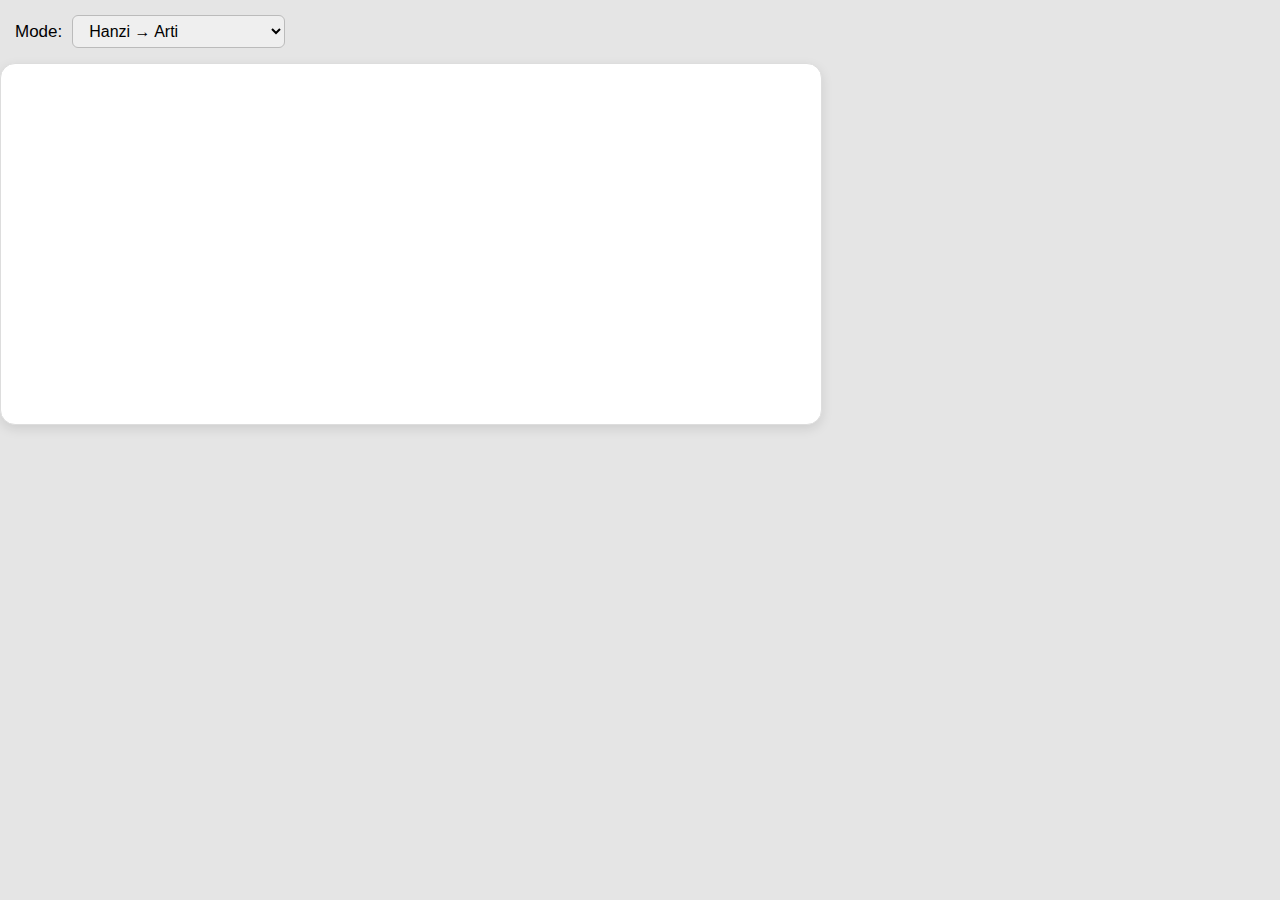
<file: index.html>
<!DOCTYPE html>
<html lang="id">
<head>
    <meta charset="UTF-8">
    <title>Latihan Mandarin Modern</title>
    <link rel="stylesheet" href="style.css">
</head>
<body>

<div class="topbar">
    <label>Mode:</label>
    <select id="mode" onchange="resetCard()">
        <option value="hanziToIndo">Hanzi → Arti</option>
        <option value="indoToHanzi">Arti → Hanzi</option>
        <option value="dictionary">Lihat Kamus</option>
        <option value="hanziOnlyPresent">Hanzi Saja (presentasi)</option>
    </select>
</div>

<div id="card" onclick="flipCard()">
    <div id="cardContent"></div>
</div>

<div id="dictionaryList"></div>

<script src="script.js"></script>
</body>
</html>
</file>
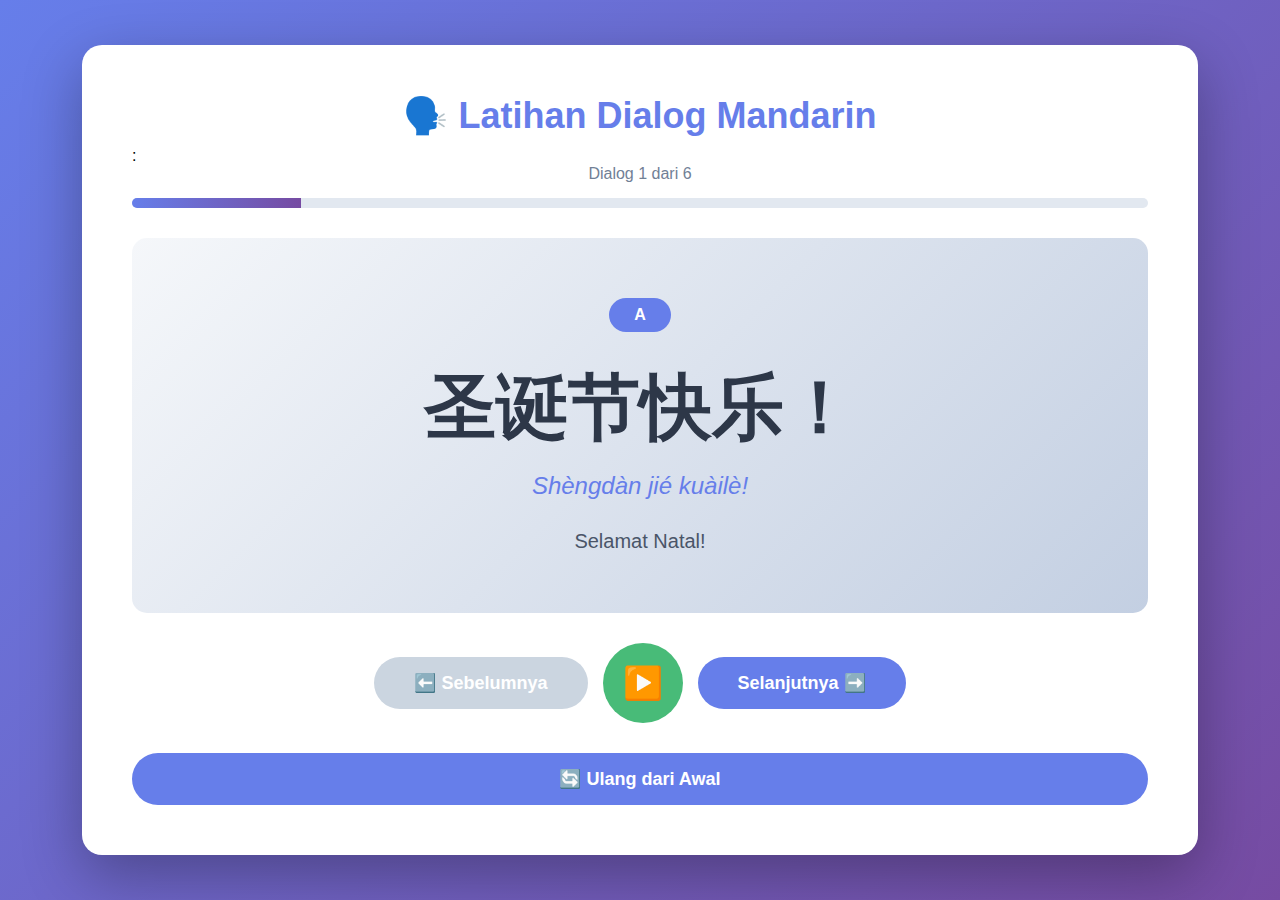
<file: dialog.html>
<!DOCTYPE html>
<html lang="id">
<head>
    <meta charset="UTF-8">
    <meta name="viewport" content="width=device-width, initial-scale=1.0">
    <title>Latihan Dialog Mandarin</title>
    <style>
        * {
            margin: 0;
            padding: 0;
            box-sizing: border-box;
        }

        body {
            font-family: 'Segoe UI', Tahoma, Geneva, Verdana, sans-serif;
            background: linear-gradient(135deg, #667eea 0%, #764ba2 100%);
            min-height: 100vh;
            display: flex;
            justify-content: center;
            align-items: center;
            padding: 20px;
        }

        .container {
            background: white;
            border-radius: 20px;
            padding: 50px;
            max-width: 1500px;
            width: 90%;
            /*max-height: 90vh;*/
            box-shadow: 0 20px 60px rgba(0, 0, 0, 0.3);
        }

        h1 {
            text-align: center;
            color: #667eea;
            margin-bottom: 10px;
            font-size: 36px;
        }

        /*.subtitle {
            text-align: center;
            color: #666;
            margin-bottom: 40px;
            font-size: 18px;
        }*/

        .dialogue-card {
            background: linear-gradient(135deg, #f5f7fa 0%, #c3cfe2 100%);
            border-radius: 15px;
            padding: 60px 40px;
            margin-bottom: 30px;
            min-height: 300px;
            display: flex;
            flex-direction: column;
            justify-content: center;
            align-items: center;
            text-align: center;
        }

        .speaker {
            display: inline-block;
            background: #667eea;
            color: white;
            padding: 8px 25px;
            border-radius: 25px;
            font-size: 16px;
            font-weight: bold;
            margin-bottom: 25px;
        }

        .hanzi {
            font-size: 72px;
            font-weight: bold;
            color: #2d3748;
            margin-bottom: 15px;
            line-height: 1.4;
        }

        .pinyin {
            font-size: 24px;
            color: #667eea;
            margin-bottom: 15px;
            font-style: italic;
        }

        .translation {
            font-size: 20px;
            color: #4a5568;
            margin-top: 15px;
        }

        .controls {
            display: flex;
            gap: 15px;
            justify-content: center;
            align-items: center;
            margin-bottom: 20px;
        }

        button {
            background: #667eea;
            color: white;
            border: none;
            padding: 15px 40px;
            border-radius: 30px;
            font-size: 18px;
            cursor: pointer;
            transition: all 0.3s;
            font-weight: bold;
        }

        button:hover {
            background: #5568d3;
            transform: translateY(-2px);
            box-shadow: 0 5px 15px rgba(102, 126, 234, 0.4);
        }

        button:active {
            transform: translateY(0);
        }

        button:disabled {
            background: #cbd5e0;
            cursor: not-allowed;
            transform: none;
        }

        .play-btn {
            background: #48bb78;
            width: 80px;
            height: 80px;
            border-radius: 50%;
            font-size: 32px;
            padding: 0;
            display: flex;
            align-items: center;
            justify-content: center;
        }

        .play-btn:hover {
            background: #38a169;
        }

        .progress {
            text-align: center;
            color: #718096;
            font-size: 16px;
            margin-bottom: 15px;
        }

        .progress-bar {
            width: 100%;
            height: 10px;
            background: #e2e8f0;
            border-radius: 10px;
            overflow: hidden;
            margin-bottom: 30px;
        }

        .progress-fill {
            height: 100%;
            background: linear-gradient(90deg, #667eea 0%, #764ba2 100%);
            transition: width 0.3s ease;
        }

        /*.mode-toggle {
            display: flex;
            gap: 10px;
            justify-content: center;
            margin-bottom: 20px;
        }*/

        /*.mode-btn {
            padding: 10px 30px;
            font-size: 16px;
            background: #e2e8f0;
            color: #4a5568;
        }*/

        .mode-btn.active {
            background: #667eea;
            color: white;
        }

        /*.auto-play-toggle {
            display: flex;
            align-items: center;
            justify-content: center;
            gap: 10px;
            margin-bottom: 30px;
            font-size: 16px;
            color: #4a5568;
        }*/

        .switch {
            position: relative;
            width: 50px;
            height: 26px;
        }

        .switch input {
            opacity: 0;
            width: 0;
            height: 0;
        }

        .slider {
            position: absolute;
            cursor: pointer;
            top: 0;
            left: 0;
            right: 0;
            bottom: 0;
            background-color: #cbd5e0;
            transition: .4s;
            border-radius: 34px;
        }

        .slider:before {
            position: absolute;
            content: "";
            height: 18px;
            width: 18px;
            left: 4px;
            bottom: 4px;
            background-color: white;
            transition: .4s;
            border-radius: 50%;
        }

        input:checked + .slider {
            background-color: #48bb78;
        }

        input:checked + .slider:before {
            transform: translateX(24px);
        }
    </style>
</head>
<body>
    <div class="container">
        <h1>🗣️ Latihan Dialog Mandarin</h1>
        <p class="subtitle"></p>

       

        <div class="auto-play-toggle">
            <span>:</span>
            <label class="switch">
                <input type="checkbox" id="autoPlayToggle" checked>
                <span class="slider"></span>
            </label>
        </div>

        <div class="progress">Dialog <span id="currentNum">1</span> dari <span id="totalNum">0</span></div>
        <div class="progress-bar">
            <div class="progress-fill" id="progressFill"></div>
        </div>

        <div class="dialogue-card">
            <span class="speaker" id="speaker">A</span>
            <div class="hanzi" id="hanzi">加载中...</div>
            <div class="pinyin" id="pinyin"></div>
            <div class="translation" id="translation"></div>
        </div>

        <div class="controls">
            <button onclick="previousDialogue()" id="prevBtn">⬅️ Sebelumnya</button>
            <button class="play-btn" onclick="playAudio()">▶️</button>
            <button onclick="nextDialogue()" id="nextBtn">Selanjutnya ➡️</button>
        </div>

        <button onclick="resetDialogue()" style="width: 100%; margin-top: 10px;">🔄 Ulang dari Awal</button>
    </div>

    <script>
        // DATA DIALOG - Ganti dengan data kamu sendiri
        const dialogues = [
            {
                speaker: 'A',
                hanzi: '圣诞节快乐！',
                pinyin: 'Shèngdàn jié kuàilè!',
                translation: 'Selamat Natal!',
                audioText: '圣诞节快乐！'
            },
            {
                speaker: 'A',
                hanzi: '你有什么计划吗？',
                pinyin: 'Nǐ yǒu shénme jìhuà ma?',
                translation: 'Apakah kamu punya rencana?',
                audioText: '你有什么计划吗？'
            },
            {
                speaker: 'A',
                hanzi: '我想去看圣诞树。',
                pinyin: 'Wǒ xiǎng qù kàn shèngdàn shù.',
                translation: 'Saya ingin melihat pohon Natal.',
                audioText: '我想去看圣诞树。'
            },
            {
                speaker: 'A',
                hanzi: '你准备礼物了吗？',
                pinyin: 'Nǐ zhǔnbèi lǐwù le ma?',
                translation: 'Apakah kamu sudah menyiapkan hadiah?', 
                audioText: '你准备礼物了吗？'  
            },
            {
                speaker: 'A',
                hanzi: '我也是 ',
                pinyin: 'Wǒ yě shì ',
                translation: 'Saya juga ',
                audioText: '我也是 '
            },
            {
                speaker: 'A',
                hanzi: '祝你节日快乐！',
                pinyin: 'Zhù nǐ jiérì kuàilè!',
                translation: 'Selamat hari natal!',
                audioText: '祝你节日快乐！'
            }
        ];

        let currentIndex = 0;
        let mode = 'full'; // 'full' atau 'ab'
        let userRole = 'A'; // Untuk mode AB

        function setMode(newMode) {
            mode = newMode;
            const buttons = document.querySelectorAll('.mode-btn');
            buttons.forEach(btn => btn.classList.remove('active'));
            event.target.classList.add('active');
            
            if (mode === 'a') {
                // Filter hanya dialog untuk role user
                currentIndex = 0;
                displayDialogue();
            } else {
                displayDialogue();
            }
        }

        function displayDialogue() {
            const dialogue = dialogues[currentIndex];
            
            // Jika mode AB, skip dialog yang bukan role user
            if (mode === 'a' && dialogue.speaker !== userRole) {
                // Cari dialog selanjutnya yang sesuai role
                const nextIndex = dialogues.findIndex((d, i) => i > currentIndex && d.speaker !== userRole);
                if (nextIndex !== -1) {
                    currentIndex = nextIndex;
                }
            }

            document.getElementById('speaker').textContent = dialogue.speaker;
            document.getElementById('hanzi').textContent = dialogue.hanzi;
            document.getElementById('pinyin').textContent = dialogue.pinyin;
            document.getElementById('translation').textContent = dialogue.translation;
            document.getElementById('currentNum').textContent = currentIndex + 1;
            document.getElementById('totalNum').textContent = dialogues.length;

            // Update progress bar
            const progress = ((currentIndex + 1) / dialogues.length) * 100;
            document.getElementById('progressFill').style.width = progress + '%';

            // Update button states
            document.getElementById('prevBtn').disabled = currentIndex === 0;
            document.getElementById('nextBtn').disabled = currentIndex === dialogues.length - 1;

            // Auto-play jika diaktifkan
            if (document.getElementById('autoPlayToggle').checked) {
                setTimeout(() => playAudio(), 300);
            }
        }

        function playAudio() {
            const dialogue = dialogues[currentIndex];
            
            // Menggunakan Web Speech API untuk text-to-speech
            // Untuk audio file, ganti dengan: new Audio(dialogue.audioFile).play()
            
            const utterance = new SpeechSynthesisUtterance(dialogue.audioText);
            utterance.lang = 'zh-CN'; // Bahasa Mandarin
            utterance.rate = 0.8; // Kecepatan bicara (0.1 - 10)
            utterance.pitch = 1; // Nada suara
            
            speechSynthesis.cancel(); // Stop audio sebelumnya
            speechSynthesis.speak(utterance);
        }

        function nextDialogue() {
            if (currentIndex < dialogues.length - 1) {
                currentIndex++;
                displayDialogue();
            }
        }

        function previousDialogue() {
            if (currentIndex > 0) {
                currentIndex--;
                displayDialogue();
            }
        }

        function resetDialogue() {
            currentIndex = 0;
            displayDialogue();
        }

        // Keyboard shortcuts
        document.addEventListener('keydown', (e) => {
            if (e.key === 'ArrowRight') nextDialogue();
            if (e.key === 'ArrowLeft') previousDialogue();
            if (e.key === ' ') {
                e.preventDefault();
                playAudio();
            }
        });

        // Initialize
        displayDialogue();
    </script>
</body>
</html>
</file>
<file: style.css>
body {
    margin: 0;
    padding: 0;
    background: #e5e5e5;
    font-family: "Segoe UI", sans-serif;
    min-height: 100vh;
    display: flex;
    flex-direction: column;
}

.topbar {
    width: 100%;
    padding: 15px;
    background: transparent;
    display: flex;
    align-items: center;
    gap: 10px;
    font-size: 17px;
}

select {
    padding: 6px 12px;
    border-radius: 6px;
    border: 1px solid #bbb;
    font-size: 16px;
}

/* Container untuk center card - UBAH INI */
.card-container {
    flex: 1;
    display: flex;
    flex-direction: column;
    justify-content: center;
    align-items: center;
    padding: 20px;
    padding-top: 0; /* Hapus padding atas */
    margin-top: -50px; /* Tarik card lebih ke tengah */
}

/* Card utama */
#card {
    width: 90%;
    max-width: 780px;
    min-height: 320px;
    background: #ffffff;
    border-radius: 15px;
    border: 1px solid #ddd;
    box-shadow: 0px 4px 12px rgba(0,0,0,0.1);
    display: flex;
    align-items: center;
    justify-content: center;
    font-size: 180px;
    text-align: center;
    padding: 20px;
    cursor: pointer;
    transition: 0.2s;
}

#card:hover {
    transform: scale(1.02);
}

#dictionaryList {
    margin-top: 30px;
    width: 90%;
    max-width: 800px;
    display: none;
    background: white;
    padding: 20px;
    border-radius: 12px;
    border: 1px solid #ccc;
}

.wordRow {
    padding: 8px 0;
    border-bottom: 1px solid #eee;
}

/* Mobile */
@media (max-width: 768px) {
    .card-container {
        margin-top: 40px; /* Lebih sedikit untuk mobile */
    }
    
    #card {
        font-size: 80px;
        min-height: 250px;
        width: 95%;
    }
    
    .topbar {
        font-size: 15px;
        padding: 10px;
    }
    
    select {
        font-size: 10px;
        padding: 5px 10px;
    }
    
    #dictionaryList {
        width: 95%;
        padding: 15px;
    }
}
</file>
